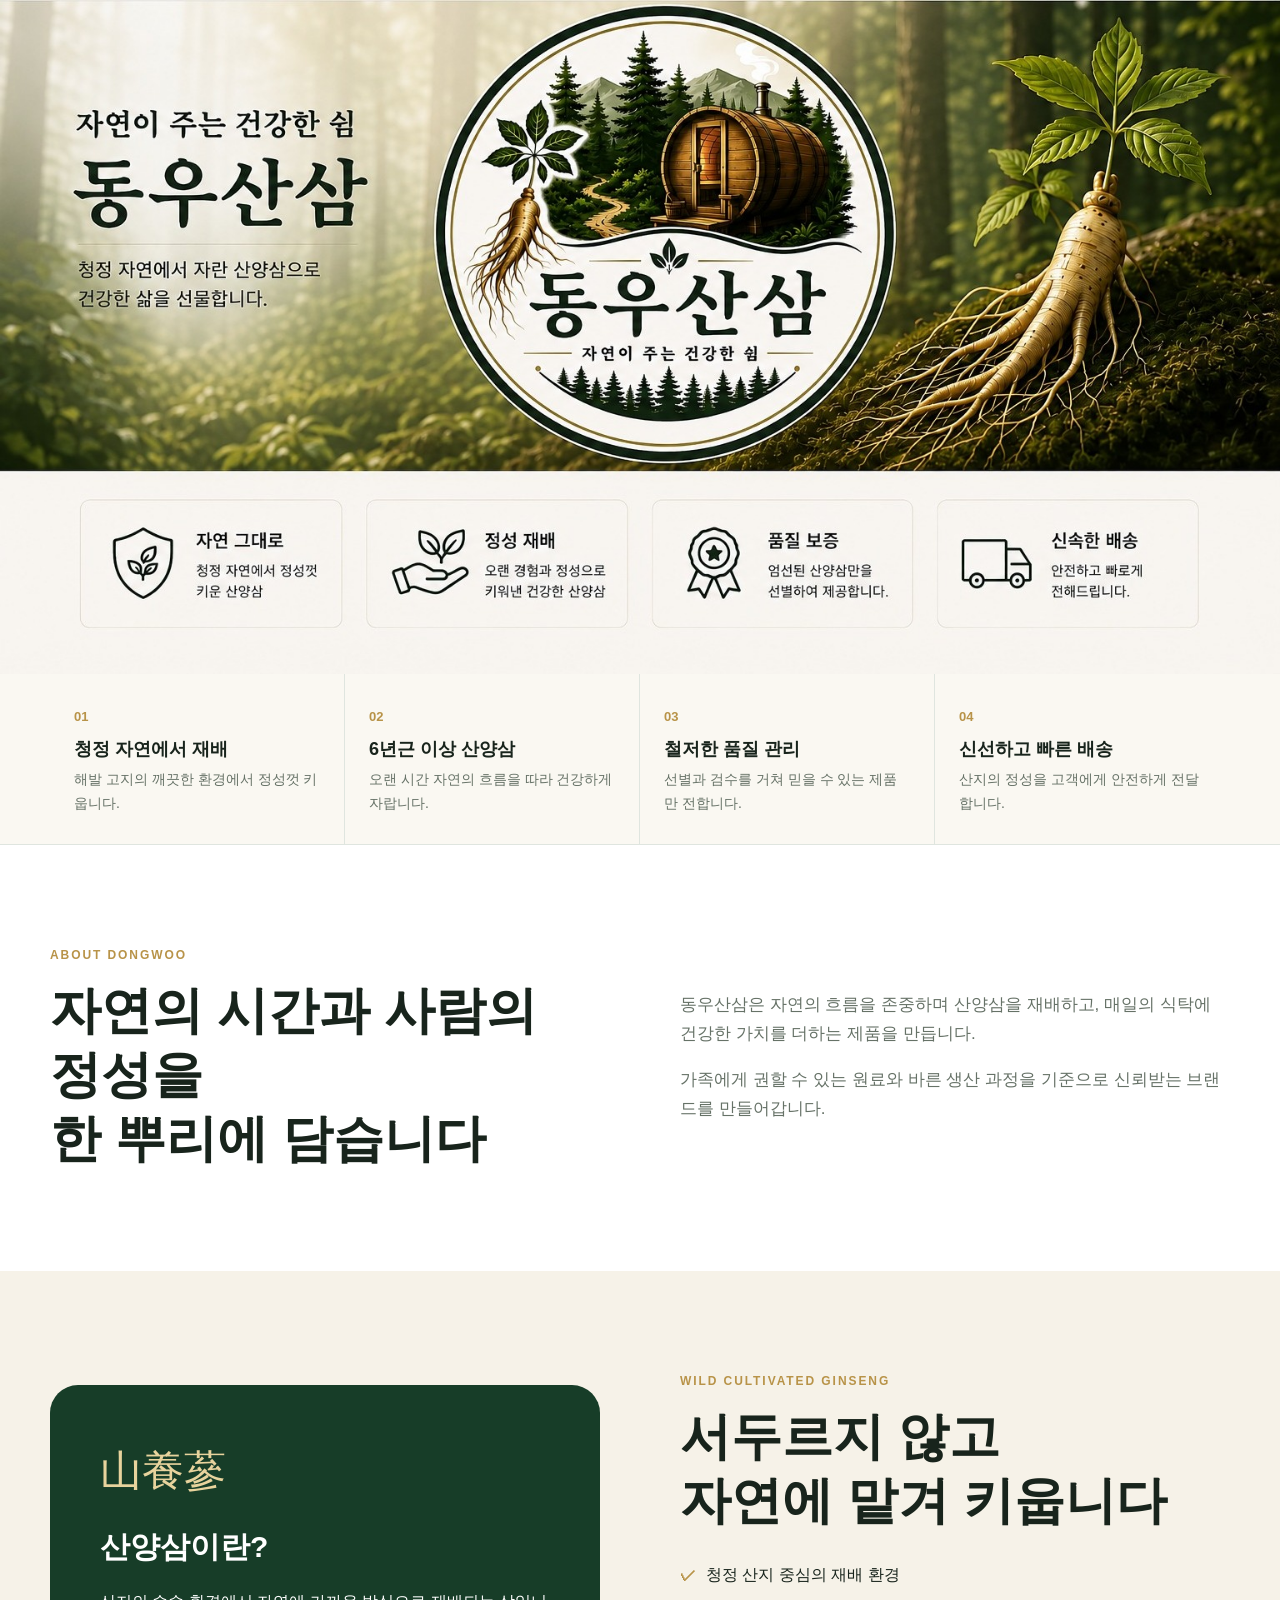
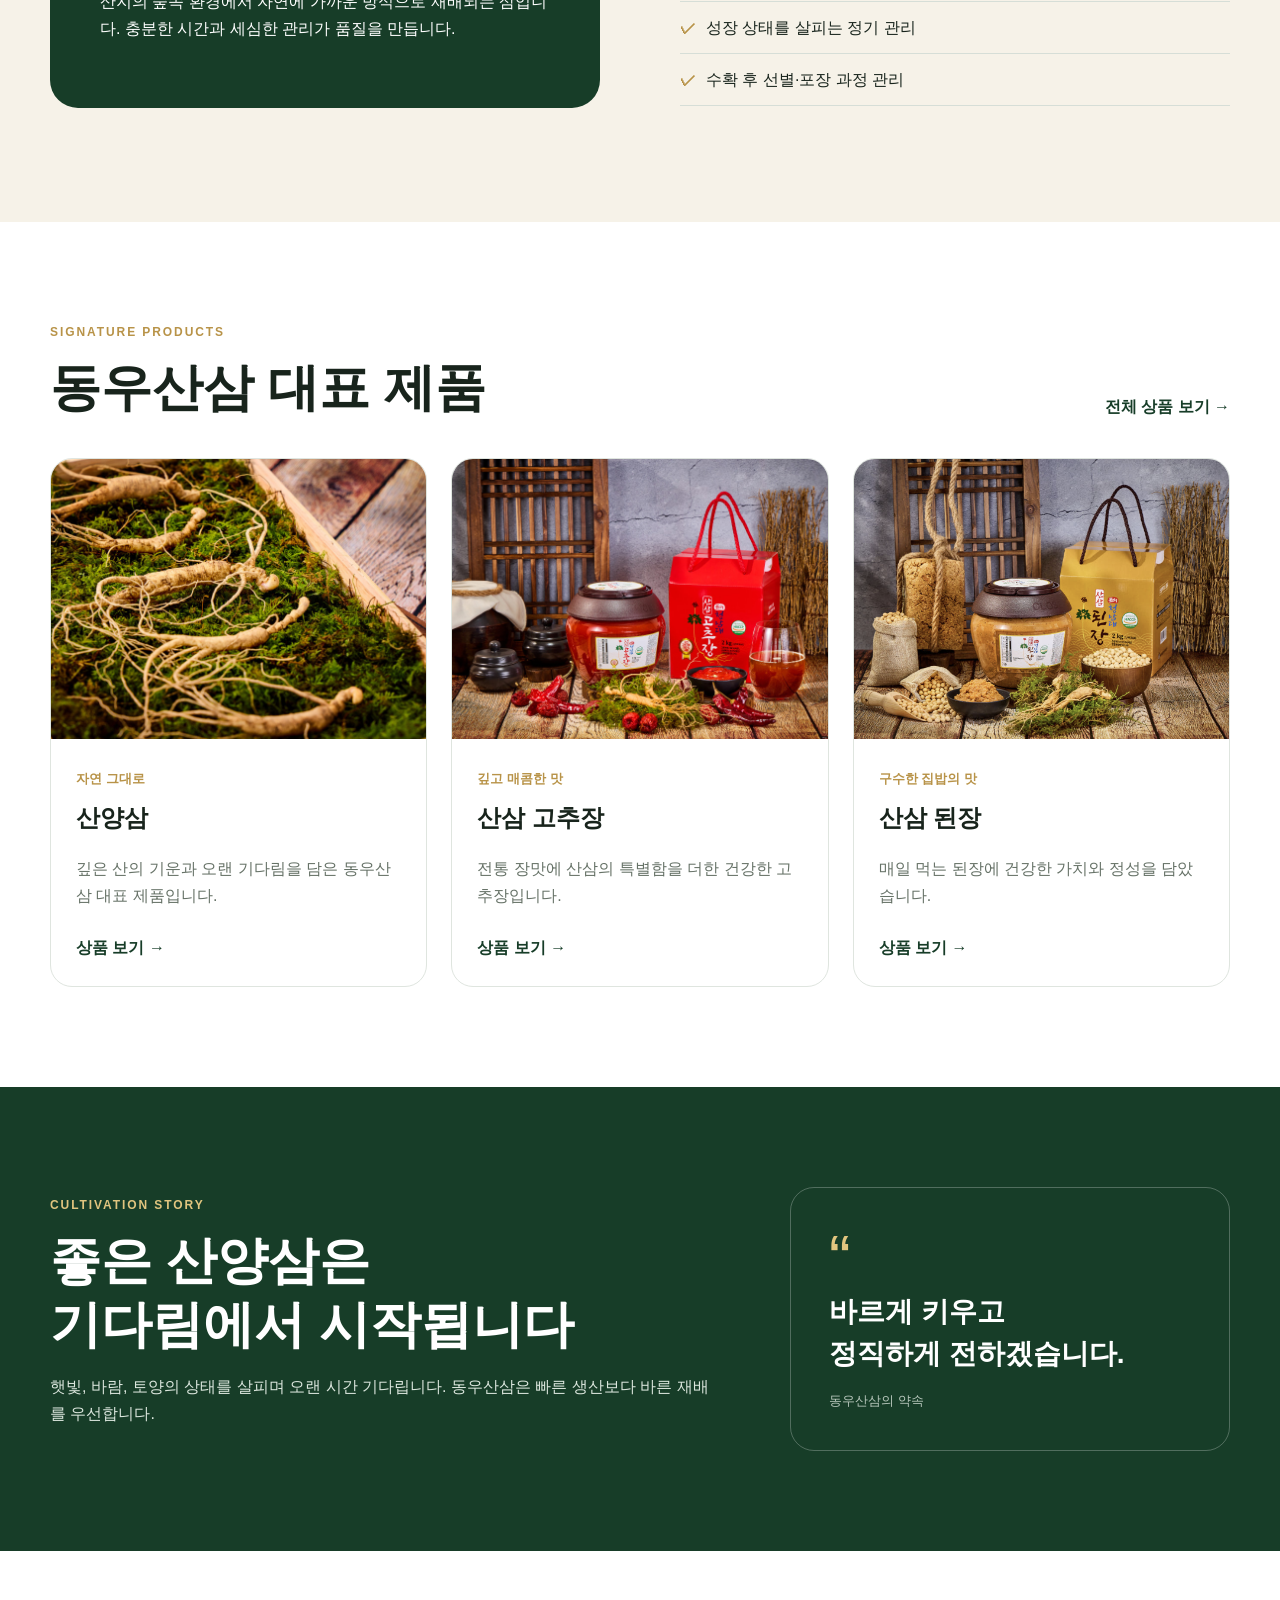
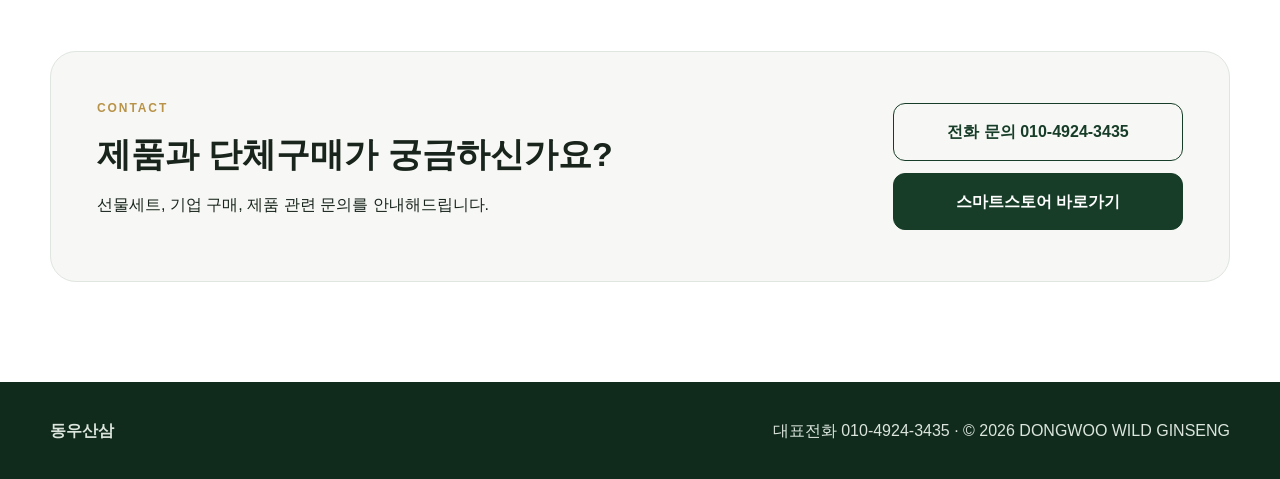
<file: index.html>
<!doctype html>
<html lang="ko">
<head>
  <meta charset="utf-8">
  <meta name="viewport" content="width=device-width,initial-scale=1">
  <meta name="description" content="동우산삼 - 자연의 시간과 정성을 담은 산양삼, 산삼 고추장·된장, 건강 선물세트">
  <title>동우산삼 | 자연이 주는 건강한 쉼</title>
  <link rel="stylesheet" href="assets/css/style.css">
</head>
<body>
<main id="top" class="main-no-header">
    <section class="hero" aria-label="동우산삼 대표 이미지">
      <img src="assets/images/hero.jpg" alt="동우산삼 브랜드 대표 이미지">
    </section>

    <section class="value-strip" aria-label="브랜드 핵심 가치">
      <div class="wrap values">
        <article><b>01</b><h3>청정 자연에서 재배</h3><p>해발 고지의 깨끗한 환경에서 정성껏 키웁니다.</p></article>
        <article><b>02</b><h3>6년근 이상 산양삼</h3><p>오랜 시간 자연의 흐름을 따라 건강하게 자랍니다.</p></article>
        <article><b>03</b><h3>철저한 품질 관리</h3><p>선별과 검수를 거쳐 믿을 수 있는 제품만 전합니다.</p></article>
        <article><b>04</b><h3>신선하고 빠른 배송</h3><p>산지의 정성을 고객에게 안전하게 전달합니다.</p></article>
      </div>
    </section>

    <section id="company" class="section">
      <div class="wrap split">
        <div>
          <p class="eyebrow">ABOUT DONGWOO</p>
          <h2>자연의 시간과 사람의 정성을<br>한 뿌리에 담습니다</h2>
        </div>
        <div class="copy">
          <p>동우산삼은 자연의 흐름을 존중하며 산양삼을 재배하고, 매일의 식탁에 건강한 가치를 더하는 제품을 만듭니다.</p>
          <p>가족에게 권할 수 있는 원료와 바른 생산 과정을 기준으로 신뢰받는 브랜드를 만들어갑니다.</p>
        </div>
      </div>
    </section>

    <section id="ginseng" class="section soft">
      <div class="wrap split">
        <div class="info-card">
          <span>山養蔘</span>
          <h3>산양삼이란?</h3>
          <p>산지의 숲속 환경에서 자연에 가까운 방식으로 재배되는 삼입니다. 충분한 시간과 세심한 관리가 품질을 만듭니다.</p>
        </div>
        <div>
          <p class="eyebrow">WILD CULTIVATED GINSENG</p>
          <h2>서두르지 않고<br>자연에 맡겨 키웁니다</h2>
          <ul class="check-list">
            <li>청정 산지 중심의 재배 환경</li>
            <li>성장 상태를 살피는 정기 관리</li>
            <li>수확 후 선별·포장 과정 관리</li>
          </ul>
        </div>
      </div>
    </section>

    <section id="products" class="section">
      <div class="wrap">
        <div class="section-head">
          <div>
            <p class="eyebrow">SIGNATURE PRODUCTS</p>
            <h2>동우산삼 대표 제품</h2>
          </div>
          <a class="text-link" href="https://smartstore.naver.com/kfood_wild_ginseng" target="_blank" rel="noopener">전체 상품 보기 →</a>
        </div>

        <div class="product-grid">
          <article class="product-card">
            <a class="product-image-link" href="https://smartstore.naver.com/kfood_wild_ginseng" target="_blank" rel="noopener" aria-label="산양삼 상품 보기">
              <img class="product-photo" src="assets/images/products/wild-ginseng.jpg" alt="동우산삼 산양삼 제품 이미지">
            </a>
            <div class="product-content">
              <small>자연 그대로</small>
              <h3>산양삼</h3>
              <p>깊은 산의 기운과 오랜 기다림을 담은 동우산삼 대표 제품입니다.</p>
              <a class="product-link" href="https://smartstore.naver.com/kfood_wild_ginseng" target="_blank" rel="noopener">상품 보기 →</a>
            </div>
          </article>

          <article class="product-card">
            <a class="product-image-link" href="https://smartstore.naver.com/kfood_wild_ginseng" target="_blank" rel="noopener" aria-label="산삼 고추장 상품 보기">
              <img class="product-photo" src="assets/images/products/gochujang.jpg" alt="동우산삼 산삼 고추장 제품 이미지">
            </a>
            <div class="product-content">
              <small>깊고 매콤한 맛</small>
              <h3>산삼 고추장</h3>
              <p>전통 장맛에 산삼의 특별함을 더한 건강한 고추장입니다.</p>
              <a class="product-link" href="https://smartstore.naver.com/kfood_wild_ginseng" target="_blank" rel="noopener">상품 보기 →</a>
            </div>
          </article>

          <article class="product-card">
            <a class="product-image-link" href="https://smartstore.naver.com/kfood_wild_ginseng" target="_blank" rel="noopener" aria-label="산삼 된장 상품 보기">
              <img class="product-photo" src="assets/images/products/doenjang.png" alt="동우산삼 산삼 된장 제품 이미지">
            </a>
            <div class="product-content">
              <small>구수한 집밥의 맛</small>
              <h3>산삼 된장</h3>
              <p>매일 먹는 된장에 건강한 가치와 정성을 담았습니다.</p>
              <a class="product-link" href="https://smartstore.naver.com/kfood_wild_ginseng" target="_blank" rel="noopener">상품 보기 →</a>
            </div>
          </article>
        </div>
      </div>
    </section>

<section id="story" class="section story">
      <div class="wrap story-inner">
        <div>
          <p class="eyebrow light">CULTIVATION STORY</p>
          <h2>좋은 산양삼은<br>기다림에서 시작됩니다</h2>
          <p>햇빛, 바람, 토양의 상태를 살피며 오랜 시간 기다립니다. 동우산삼은 빠른 생산보다 바른 재배를 우선합니다.</p>
        </div>
        <div class="promise"><span>“</span><strong>바르게 키우고<br>정직하게 전하겠습니다.</strong><small>동우산삼의 약속</small></div>
      </div>
    </section>

    <section id="contact" class="section">
      <div class="wrap contact-box">
        <div><p class="eyebrow">CONTACT</p><h2>제품과 단체구매가 궁금하신가요?</h2><p>선물세트, 기업 구매, 제품 관련 문의를 안내해드립니다.</p></div>
        <div class="contact-actions">
          <a href="tel:01049243435">전화 문의 010-4924-3435</a>
          <a class="primary" href="https://smartstore.naver.com/kfood_wild_ginseng" target="_blank" rel="noopener">스마트스토어 바로가기</a>
        </div>
      </div>
    </section>
  </main>

  <footer>
    <div class="wrap footer-inner">
      <strong>동우산삼</strong>
      <p>대표전화 010-4924-3435 · © 2026 DONGWOO WILD GINSENG</p>
    </div>
  </footer>

  <script src="assets/js/script.js"></script>
</body>
</html>
</file>
<file: assets/css/style.css>
:root{--green:#173d28;--green2:#244f37;--cream:#f6f2e8;--gold:#b89348;--ink:#18241c;--muted:#667267;--line:#dfe5df}
*{box-sizing:border-box}html{scroll-behavior:smooth}body{margin:0;font-family:Pretendard,"Noto Sans KR",Arial,sans-serif;color:var(--ink);background:#fff;line-height:1.7}.wrap{width:min(1180px,calc(100% - 40px));margin:auto}
.site-header{position:sticky;top:0;z-index:30;background:rgba(255,255,255,.96);border-bottom:1px solid var(--line);backdrop-filter:blur(10px)}.header-inner{min-height:82px;display:flex;align-items:center;gap:30px}.brand{display:flex;align-items:center;gap:12px;color:var(--ink);text-decoration:none}.brand-mark{width:46px;height:46px;border:1px solid var(--green);border-radius:50%;display:grid;place-items:center;color:var(--green);font-size:21px}.brand strong{display:block;font-size:23px}.brand small{display:block;font-size:10px;letter-spacing:.16em;color:var(--muted)}.main-nav{margin-left:auto;display:flex;align-items:center;gap:26px}.main-nav a{color:var(--ink);text-decoration:none;font-weight:700;font-size:15px}.main-nav a:hover{color:var(--green2)}.store-link{border:1px solid var(--green);border-radius:999px;padding:10px 17px}.menu-toggle{display:none;margin-left:auto;border:0;background:none;font-size:24px}
.hero img{display:block;width:100%;height:auto}.value-strip{background:#faf8f2;border-bottom:1px solid var(--line)}.values{display:grid;grid-template-columns:repeat(4,1fr)}.values article{padding:28px 24px;border-right:1px solid var(--line)}.values article:last-child{border-right:0}.values b{color:var(--gold);font-size:13px}.values h3{margin:5px 0 3px;font-size:18px}.values p{margin:0;color:var(--muted);font-size:14px}
.section{padding:100px 0}.soft{background:var(--cream)}.split{display:grid;grid-template-columns:1fr 1fr;gap:80px;align-items:center}.eyebrow{margin:0 0 14px;color:var(--gold);font-weight:800;letter-spacing:.16em;font-size:12px}.eyebrow.light{color:#e1c57f}.section h2{font-size:clamp(34px,4vw,54px);line-height:1.25;margin:0}.copy p{color:var(--muted);font-size:17px}.info-card{background:var(--green);color:#fff;border-radius:28px;padding:50px}.info-card span{color:#e8d39d;font-size:42px}.info-card h3{font-size:30px;margin:15px 0 8px}.check-list{padding:0;list-style:none}.check-list li{padding:12px 0;border-bottom:1px solid #d6ded7}.check-list li:before{content:"✓";color:var(--gold);font-weight:900;margin-right:10px}
.section-head{display:flex;align-items:end;justify-content:space-between;gap:30px;margin-bottom:38px}.text-link{color:var(--green);font-weight:800;text-decoration:none}.product-grid{display:grid;grid-template-columns:repeat(3,1fr);gap:24px}.product-card{border:1px solid var(--line);border-radius:22px;overflow:hidden;background:#fff;transition:transform .25s ease,box-shadow .25s ease}
.product-card:hover{transform:translateY(-6px);box-shadow:0 18px 45px rgba(20,55,35,.12)}
.product-image-link{display:block;overflow:hidden;background:#f4f1e9}
.product-photo{display:block;width:100%;height:280px;object-fit:cover;transition:transform .35s ease}
.product-card:hover .product-photo{transform:scale(1.035)}
.product-content{padding:25px}
.product-content small{color:var(--gold);font-weight:800}
.product-content h3{font-size:24px;margin:7px 0}
.product-content p{color:var(--muted)}
.product-link{display:inline-flex;margin-top:8px;color:var(--green);font-weight:800;text-decoration:none}
.product-link:hover{text-decoration:underline}
.story{background:var(--green);color:#fff}.story-inner{display:grid;grid-template-columns:1.2fr .8fr;gap:80px;align-items:center}.story p{color:#dbe6dd}.promise{border:1px solid rgba(255,255,255,.25);border-radius:24px;padding:38px}.promise span{font-size:65px;color:#e1c57f;line-height:1}.promise strong{display:block;font-size:28px;line-height:1.5}.promise small{display:block;margin-top:15px;color:#b9c8bd}
.contact-box{display:flex;justify-content:space-between;align-items:center;gap:40px;background:#f7f8f5;border:1px solid var(--line);border-radius:26px;padding:46px}.contact-box h2{font-size:34px}.contact-actions{display:flex;flex-direction:column;gap:12px;min-width:290px}.contact-actions a{display:block;text-align:center;padding:14px 18px;border:1px solid var(--green);border-radius:12px;color:var(--green);text-decoration:none;font-weight:800}.contact-actions .primary{background:var(--green);color:#fff}
footer{background:#102b1c;color:#dbe5dd;padding:35px 0}.footer-inner{display:flex;justify-content:space-between;gap:20px}.footer-inner p{margin:0}
@media(max-width:900px){.menu-toggle{display:block}.main-nav{display:none;width:100%;flex-direction:column;align-items:stretch;padding:10px 0 18px}.main-nav.open{display:flex}.header-inner{flex-wrap:wrap}.main-nav a{text-align:center}.values{grid-template-columns:repeat(2,1fr)}.split,.story-inner{grid-template-columns:1fr;gap:40px}.product-grid{grid-template-columns:1fr}.section-head,.contact-box,.footer-inner{align-items:flex-start;flex-direction:column}.contact-actions{width:100%;min-width:0}}
@media(max-width:560px){.wrap{width:min(100% - 24px,1180px)}.section{padding:70px 0}.values{grid-template-columns:1fr}.values article{border-right:0;border-bottom:1px solid var(--line)}.brand small{display:none}.brand strong{font-size:19px}.contact-box{padding:28px}}
.main-no-header{display:block}.hero{margin-top:0}
</file>
